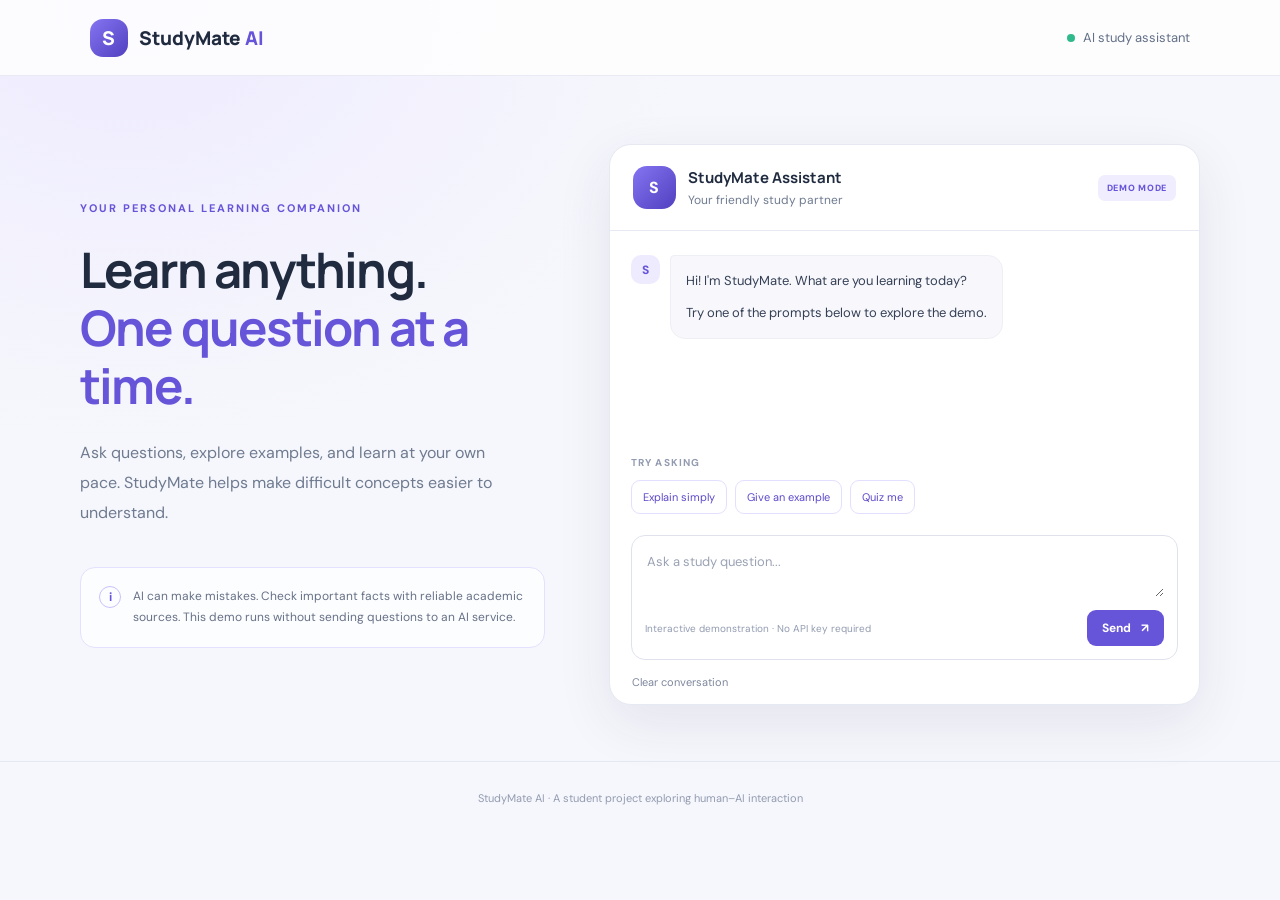
<file: index.html>
<!DOCTYPE html>
<html lang="en">
<head>
  <meta charset="UTF-8">
  <meta name="viewport" content="width=device-width, initial-scale=1.0">
  <title>StudyMate AI — Learning Companion</title>
  <link rel="stylesheet" href="static/style.css">
</head>
<body>
  <header class="topbar">
    <a class="brand" href="./">
      <span class="brand-icon">S</span>
      <span>StudyMate <span class="brand-ai">AI</span></span>
    </a>
    <span class="status"><span class="status-dot"></span> AI study assistant</span>
  </header>

  <main class="layout">
    <section class="intro">
      <p class="eyebrow">YOUR PERSONAL LEARNING COMPANION</p>
      <h1>Learn anything.<br><span>One question at a time.</span></h1>
      <p class="intro-copy">
        Ask questions, explore examples, and learn at your own pace.
        StudyMate helps make difficult concepts easier to understand.
      </p>
      <div class="trust-note">
        <span class="info-icon">i</span>
        <p>AI can make mistakes. Check important facts with reliable
        academic sources. This demo runs without sending questions to an AI service.</p>
      </div>
    </section>

    <section class="chat-card">
      <div class="chat-heading">
        <div class="assistant-avatar">S</div>
        <div>
          <h2>StudyMate Assistant</h2>
          <p>Your friendly study partner</p>
        </div>
        <span class="ai-label">DEMO MODE</span>
      </div>

      <div id="chatMessages" class="messages" aria-live="polite">
        <div class="message assistant-message">
          <div class="message-avatar">S</div>
          <div class="bubble">
            <p>Hi! I'm StudyMate. What are you learning today?</p>
            <p>Try one of the prompts below to explore the demo.</p>
          </div>
        </div>
      </div>

      <div class="suggestions">
        <p>TRY ASKING</p>
        <div class="suggestion-buttons">
          <button type="button" data-prompt="Explain artificial intelligence in simple words.">Explain simply</button>
          <button type="button" data-prompt="Give me an example of human-computer interaction.">Give an example</button>
          <button type="button" data-prompt="Quiz me on basic computer science.">Quiz me</button>
        </div>
      </div>

      <form id="chatForm" class="composer">
        <label class="sr-only" for="messageInput">Your question</label>
        <textarea id="messageInput" rows="2" maxlength="2000"
          placeholder="Ask a study question..." required></textarea>
        <div class="composer-bottom">
          <span>Interactive demonstration · No API key required</span>
          <button id="sendButton" type="submit">
            <span>Send</span><span aria-hidden="true">↗</span>
          </button>
        </div>
      </form>

      <div class="conversation-actions">
        <button id="clearButton" type="button">Clear conversation</button>
        <span id="statusMessage" role="status"></span>
      </div>
    </section>
  </main>

  <footer>
    <p>StudyMate AI · A student project exploring human–AI interaction</p>
  </footer>

  <script src="static/script.js"></script>
</body>
</html>
</file>
<file: static/style.css>
@import url('https://fonts.googleapis.com/css2?family=DM+Sans:wght@400;500;600;700&family=Manrope:wght@400;500;600;700;800&display=swap');

:root {
    --ink: #202b40;
    --muted: #6f7b90;
    --purple: #6654d9;
    --purple-dark: #5040bd;
    --border: #e6e9f2;
    --surface: #ffffff;
    --background: #f6f7fc;
}

* {
    box-sizing: border-box;
}

body {
    margin: 0;
    color: var(--ink);
    background:
        radial-gradient(ellipse at 10% 0%, #eeebff 0, transparent 35%),
        var(--background);
    font-family: 'DM Sans', sans-serif;
    min-height: 100vh;
}

button, textarea {
    font: inherit;
}

button {
    cursor: pointer;
}

.topbar {
    height: 76px;
    padding: 0 7%;
    display: flex;
    align-items: center;
    justify-content: space-between;
    border-bottom: 1px solid rgba(230, 233, 242, 0.9);
    background: rgba(255, 255, 255, 0.82);
}

.brand {
    display: flex;
    align-items: center;
    gap: 11px;
    color: var(--ink);
    font-family: 'Manrope', sans-serif;
    font-size: 19px;
    font-weight: 800;
    text-decoration: none;
}

.brand-icon, .assistant-avatar {
    display: grid;
    place-items: center;
    color: white;
    background: linear-gradient(135deg, #8575f2, #5140bf);
    border-radius: 13px;
    font-weight: 800;
}

.brand-icon {
    width: 38px;
    height: 38px;
}

.brand-ai {
    color: var(--purple);
}

.status {
    display: flex;
    align-items: center;
    gap: 8px;
    color: #637087;
    font-size: 13px;
}

.status-dot {
    width: 8px;
    height: 8px;
    border-radius: 50%;
    background: #30b98a;
}

.layout {
    width: min(1120px, 88%);
    margin: 68px auto 56px;
    display: grid;
    grid-template-columns: 0.88fr 1.12fr;
    gap: 64px;
    align-items: start;
}

.intro {
    padding-top: 44px;
}

.eyebrow {
    color: var(--purple);
    font-size: 11px;
    font-weight: 700;
    letter-spacing: 2px;
    line-height: 1.8;
}

h1 {
    margin: 22px 0;
    font-family: 'Manrope', sans-serif;
    font-size: clamp(34px, 4vw, 49px);
    line-height: 1.19;
    letter-spacing: -1.8px;
}

h1 span {
    color: var(--purple);
}

.intro-copy {
    max-width: 430px;
    color: var(--muted);
    font-size: 16px;
    line-height: 1.9;
}

.trust-note {
    display: flex;
    gap: 12px;
    margin-top: 38px;
    padding: 18px;
    border: 1px solid #e4e0ff;
    border-radius: 15px;
    background: rgba(255, 255, 255, 0.72);
}

.info-icon {
    flex: 0 0 22px;
    width: 22px;
    height: 22px;
    display: grid;
    place-items: center;
    color: var(--purple);
    border: 1px solid #c9c1ff;
    border-radius: 50%;
    font-size: 12px;
    font-weight: 700;
}

.trust-note p {
    margin: 0;
    color: #677187;
    font-size: 12px;
    line-height: 1.8;
}

.chat-card {
    overflow: hidden;
    border: 1px solid var(--border);
    border-radius: 22px;
    background: var(--surface);
    box-shadow: 0 18px 55px rgba(44, 48, 91, 0.09);
}

.chat-heading {
    display: flex;
    align-items: center;
    gap: 12px;
    padding: 21px 23px;
    border-bottom: 1px solid var(--border);
}

.assistant-avatar {
    width: 43px;
    height: 43px;
    flex-shrink: 0;
    border-radius: 14px;
}

.chat-heading h2 {
    margin: 0 0 4px;
    font-family: 'Manrope', sans-serif;
    font-size: 15px;
}

.chat-heading p {
    margin: 0;
    color: var(--muted);
    font-size: 12px;
}

.ai-label {
    margin-left: auto;
    padding: 7px 9px;
    color: var(--purple);
    background: #f0edff;
    border-radius: 7px;
    font-size: 9px;
    font-weight: 800;
    letter-spacing: 0.7px;
}

.messages {
    display: flex;
    flex-direction: column;
    gap: 20px;
    min-height: 225px;
    max-height: 380px;
    overflow-y: auto;
    padding: 24px 21px;
}

.message {
    display: flex;
    align-items: flex-start;
    gap: 10px;
}

.message-avatar {
    display: grid;
    place-items: center;
    width: 29px;
    height: 29px;
    flex: 0 0 29px;
    border-radius: 10px;
    background: #eeebff;
    color: var(--purple);
    font-size: 12px;
    font-weight: 800;
}

.bubble {
    max-width: 88%;
    padding: 13px 15px;
    border: 1px solid #eeeef5;
    border-radius: 4px 15px 15px 15px;
    background: #f8f8fc;
    color: #354056;
    font-size: 13px;
    line-height: 1.8;
    overflow-wrap: anywhere;
}

.bubble p {
    margin: 0 0 9px;
}

.bubble p:last-child {
    margin-bottom: 0;
}

.user-message {
    justify-content: flex-end;
}

.user-message .bubble {
    color: white;
    background: var(--purple);
    border-color: var(--purple);
    border-radius: 15px 4px 15px 15px;
}

.user-message .message-avatar {
    display: none;
}

.suggestions {
    padding: 0 21px 21px;
}

.suggestions > p {
    margin: 0 0 11px;
    color: #929bb0;
    font-size: 10px;
    font-weight: 700;
    letter-spacing: 1.2px;
}

.suggestion-buttons {
    display: flex;
    flex-wrap: wrap;
    gap: 8px;
}

.suggestion-buttons button {
    padding: 9px 11px;
    border: 1px solid #e3dfff;
    border-radius: 9px;
    background: white;
    color: #5d4acb;
    font-size: 11px;
    transition: background 0.2s, transform 0.2s;
}

.suggestion-buttons button:hover {
    background: #f2efff;
    transform: translateY(-1px);
}

.composer {
    margin: 0 21px;
    padding: 13px;
    border: 1px solid #dfe2ed;
    border-radius: 14px;
    background: white;
    transition: border-color 0.2s, box-shadow 0.2s;
}

.composer:focus-within {
    border-color: #a99df4;
    box-shadow: 0 0 0 3px #f1efff;
}

.composer textarea {
    width: 100%;
    resize: vertical;
    min-height: 45px;
    max-height: 120px;
    border: 0;
    outline: 0;
    color: var(--ink);
    background: transparent;
    font-size: 13px;
    line-height: 1.7;
}

.composer textarea::placeholder {
    color: #9aa2b4;
}

.composer-bottom {
    display: flex;
    align-items: center;
    justify-content: space-between;
    gap: 8px;
    padding-top: 8px;
}

.composer-bottom > span {
    color: #929bb0;
    font-size: 10px;
}

#sendButton {
    display: flex;
    align-items: center;
    gap: 10px;
    padding: 10px 15px;
    border: 0;
    border-radius: 9px;
    background: var(--purple);
    color: white;
    font-size: 12px;
    font-weight: 700;
    transition: background 0.2s;
}

#sendButton:hover {
    background: var(--purple-dark);
}

#sendButton:disabled {
    cursor: not-allowed;
    opacity: 0.6;
}

.conversation-actions {
    min-height: 44px;
    display: flex;
    align-items: center;
    justify-content: space-between;
    gap: 10px;
    padding: 10px 22px;
}

#clearButton {
    padding: 5px 0;
    border: 0;
    background: transparent;
    color: #7d869b;
    font-size: 11px;
}

#clearButton:hover {
    color: var(--purple);
}

#statusMessage {
    color: #7d869b;
    font-size: 10px;
}

footer {
    padding: 18px;
    border-top: 1px solid var(--border);
    color: #929bb0;
    text-align: center;
    font-size: 11px;
}

.sr-only {
    position: absolute;
    width: 1px;
    height: 1px;
    padding: 0;
    margin: -1px;
    overflow: hidden;
    clip: rect(0, 0, 0, 0);
    white-space: nowrap;
    border: 0;
}

@media (max-width: 850px) {
    .layout {
        grid-template-columns: 1fr;
        gap: 32px;
        margin-top: 30px;
    }

    .intro {
        padding-top: 0;
    }

    .trust-note {
        margin-top: 22px;
    }

    h1 {
        font-size: 38px;
    }
}

@media (max-width: 480px) {
    .topbar {
        height: 65px;
        padding: 0 5%;
    }

    .status {
        font-size: 11px;
    }

    .layout {
        width: 92%;
    }

    .chat-heading {
        padding: 17px;
    }

    .messages {
        padding: 19px 14px;
    }

    .suggestions {
        padding: 0 14px 17px;
    }

    .composer {
        margin: 0 14px;
    }

    .composer-bottom > span {
        max-width: 145px;
        line-height: 1.5;
    }
}
</file>
